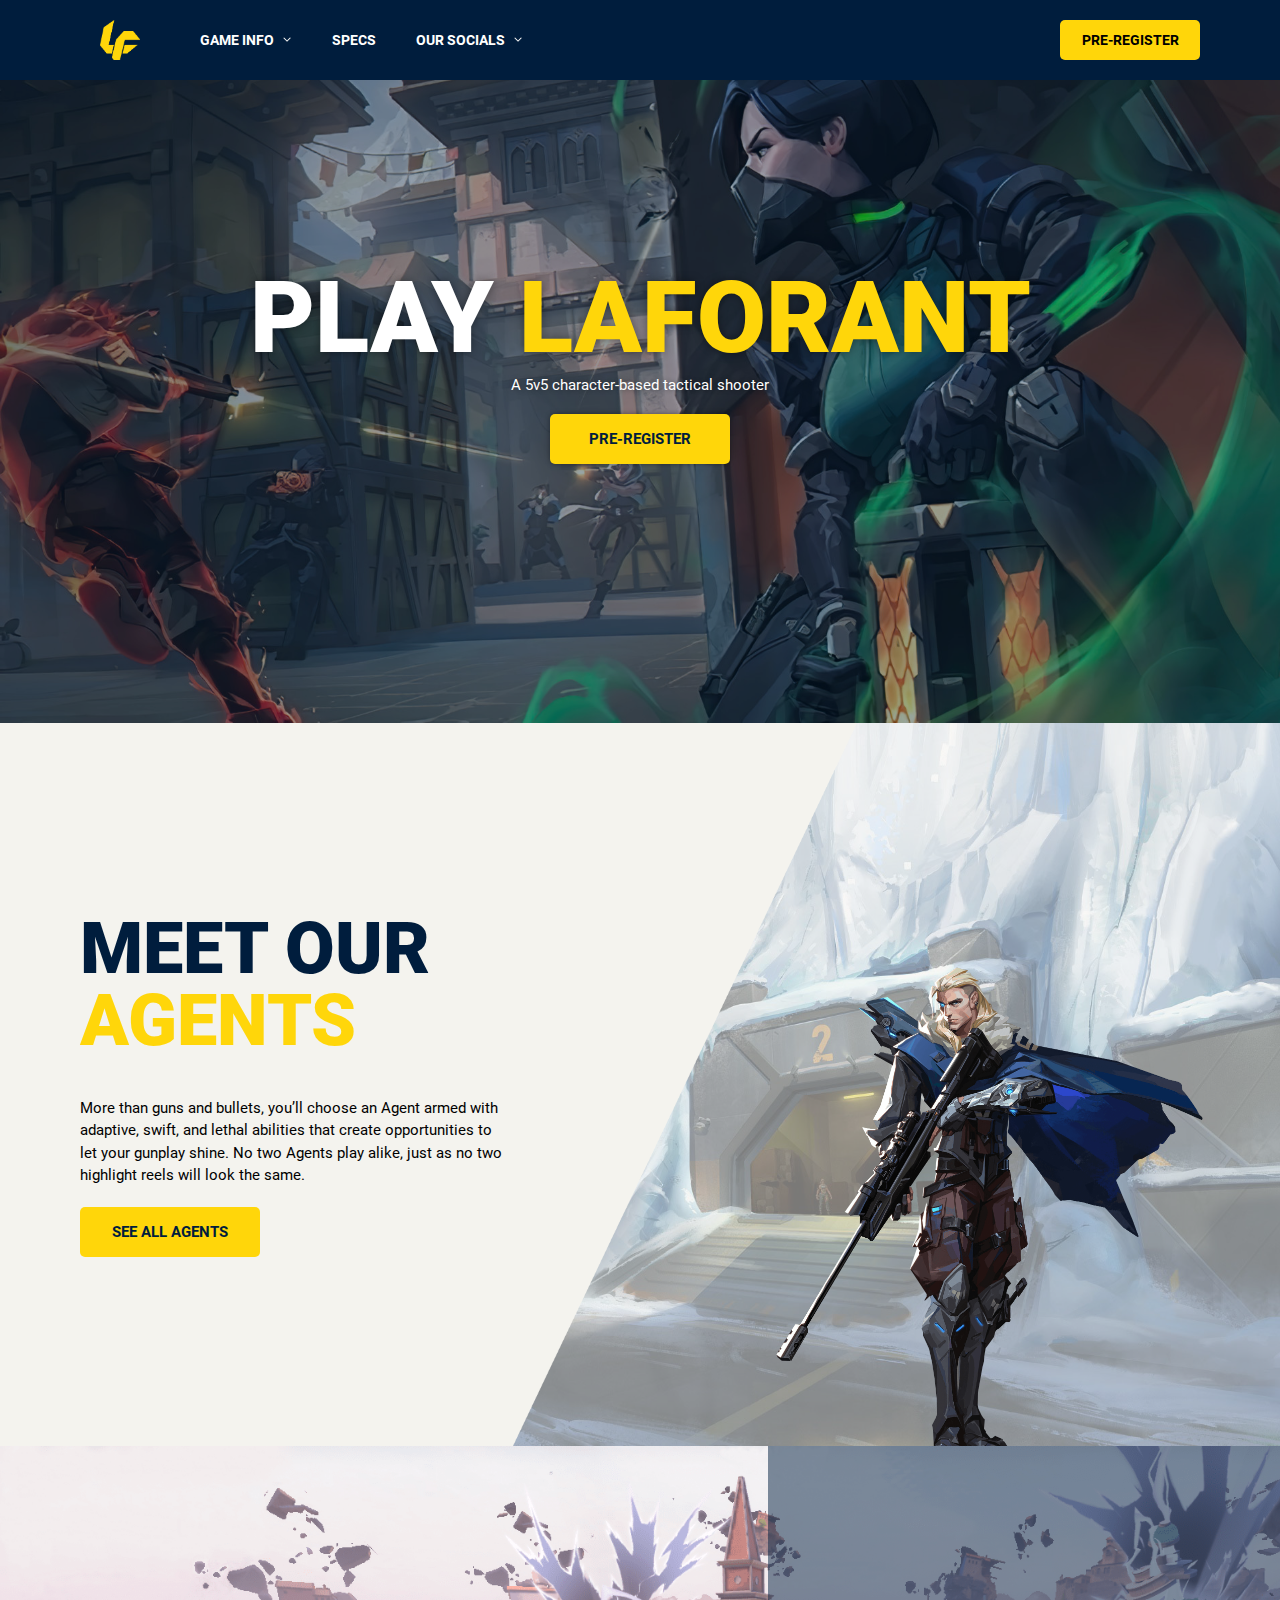
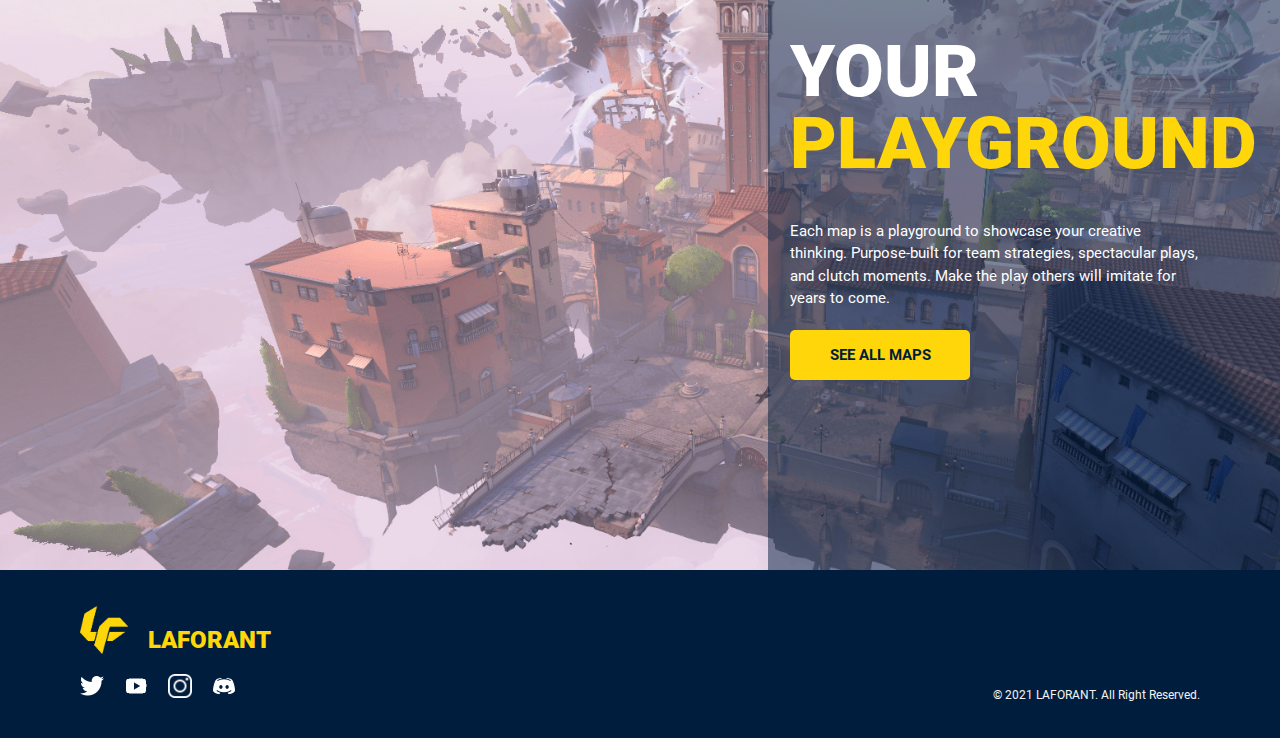
<file: index.html>
<!DOCTYPE html>
<html lang="en">

<head>
    <meta charset="UTF-8">
    <meta http-equiv="X-UA-Compatible" content="IE=edge">
    <meta name="viewport" content="width=device-width, initial-scale=1.0">
    <title>LaForant</title>
    <link rel="stylesheet" href="css/navbar.css">
    <link rel="stylesheet" href="css/homepage.css">
    <link rel="stylesheet" href="css/footer.css">
    <link rel="shortcut icon" href="images/laforant-logo-yellow.png" type="image/x-icon">
    <script src="js/jquery-3.5.1.js"></script>
    <script src="js/script.js"></script>
</head>

<body>
    <!-- NAVIGATION BAR -->
    <nav>
        <a id="logo-navbar" href="index.html">
            <div href id="logo-navbar-img"></div>
            <div id="logo-navbar-text">LAFORANT</div>
        </a>
        <div id="menu">
            <div class="dropdown">
                <p onclick="toggleInfo()" class="menu-title" id="menu-title-info">GAME INFO<img class="dropdown-arrow"
                        src="images/Dropdown Arrow Icon.png" alt="">
                </p>

                <div class="dropdown-content" id="dropdown-info">
                    <a href="maps.html">MAPS</a>
                    <a href="agents.html">AGENTS</a>
                </div>
            </div>
            <a href="specs.html">
                <div class="menu-title">SPECS
                </div>
            </a>
            <div class="dropdown">
                <p onclick="toggleSocials()" class="menu-title" id="menu-title-socials">OUR SOCIALS<img
                        class="dropdown-arrow" src="images/Dropdown Arrow Icon.png" alt="">
                </p>
                <div class="dropdown-content" id="dropdown-socials">
                    <a target="_blank" href="https://twitter.com/home">TWITTER</a>
                    <a target="_blank" href="https://www.youtube.com/">YOUTUBE</a>
                    <a target="_blank" href="https://www.instagram.com/">INSTAGRAM</a>
                    <a target="_blank" href="https://discord.com/">DISCORD</a>
                </div>
            </div>
        </div>
        <button onclick="document.location='pre-register.html'" id="pre-reg-btn">PRE-REGISTER</button>
        <div onclick="toggleDropdown()" id="menu-btn"></div>
    </nav>

    <!-- CONTENT -->
    <!-- INTRODUCTION -->
    <section id="first-section">
        <div id="bg-img1"></div>
        <div class="filter"></div>
        <div class="content">
            <h1>PLAY <span>LAFORANT</span></h1>
            <p>A 5v5 character-based tactical shooter</p>
            <button onclick="document.location='pre-register.html'" id="pre-reg-btn2">PRE-REGISTER</button>
        </div>
    </section>
    <!-- AGENTS -->
    <section id="second-section">
        <div id="bg-img2"></div>
        <div class="content">
            <div class="left">
                <img src="images/overlay-sec2.png" alt="" srcset="">
                <div id="text-div-agents">
                    <h2>MEET OUR <span>AGENTS</span></h2>
                    <p>More than guns and bullets, you’ll choose an Agent armed with adaptive,
                        swift, and lethal abilities that create opportunities to let your gunplay
                        shine. No two Agents play alike, just as no two highlight reels will look the same.</p>
                    <button onclick="document.location='agents.html'" id="agents-btn">SEE ALL AGENTS</button>
                </div>
            </div>
            <div class="right">
                <img src="images/agent-homepage.png" alt="" srcset="">
            </div>
        </div>
    </section>
    <!-- MAPS -->
    <section id="third-section">
        <div id="bg-img3"></div>
        <div class="content">
            <div class="right">
                <h2>YOUR <span>PLAYGROUND</span></h2>
                <p>Each map is a playground to showcase your creative thinking. Purpose-built for team
                    strategies, spectacular plays, and clutch moments. Make the play others will imitate
                    for years to come.</p>
                <div id="btn-container">
                    <button onclick="document.location='maps.html'" id="maps-btn">SEE ALL MAPS</button>
                </div>
            </div>
        </div>
    </section>
    <!-- FOOTER -->
    <footer>
        <div class="top">
            <img src="images/laforant-logo-yellow.png" alt="">
            <div>LAFORANT</div>
        </div>
        <div class="bottom">
            <div id="social-media">
                <a target="_blank" href="https://twitter.com/home"><img src="images/twitter.png" alt=""></a>
                <a target="_blank" href="https://www.youtube.com/"><img src="images/youtube.png" alt=""></a>
                <a target="_blank" href="https://www.instagram.com/"><img src="images/instagram.png" alt=""></a>
                <a target="_blank" href="https://discord.com/"><img src="images/discord.png" alt=""></a>
            </div>
            <div id="copyright">
                © 2021 LAFORANT. All Right Reserved.
            </div>
        </div>
    </footer>
</body>

</html>
</file>
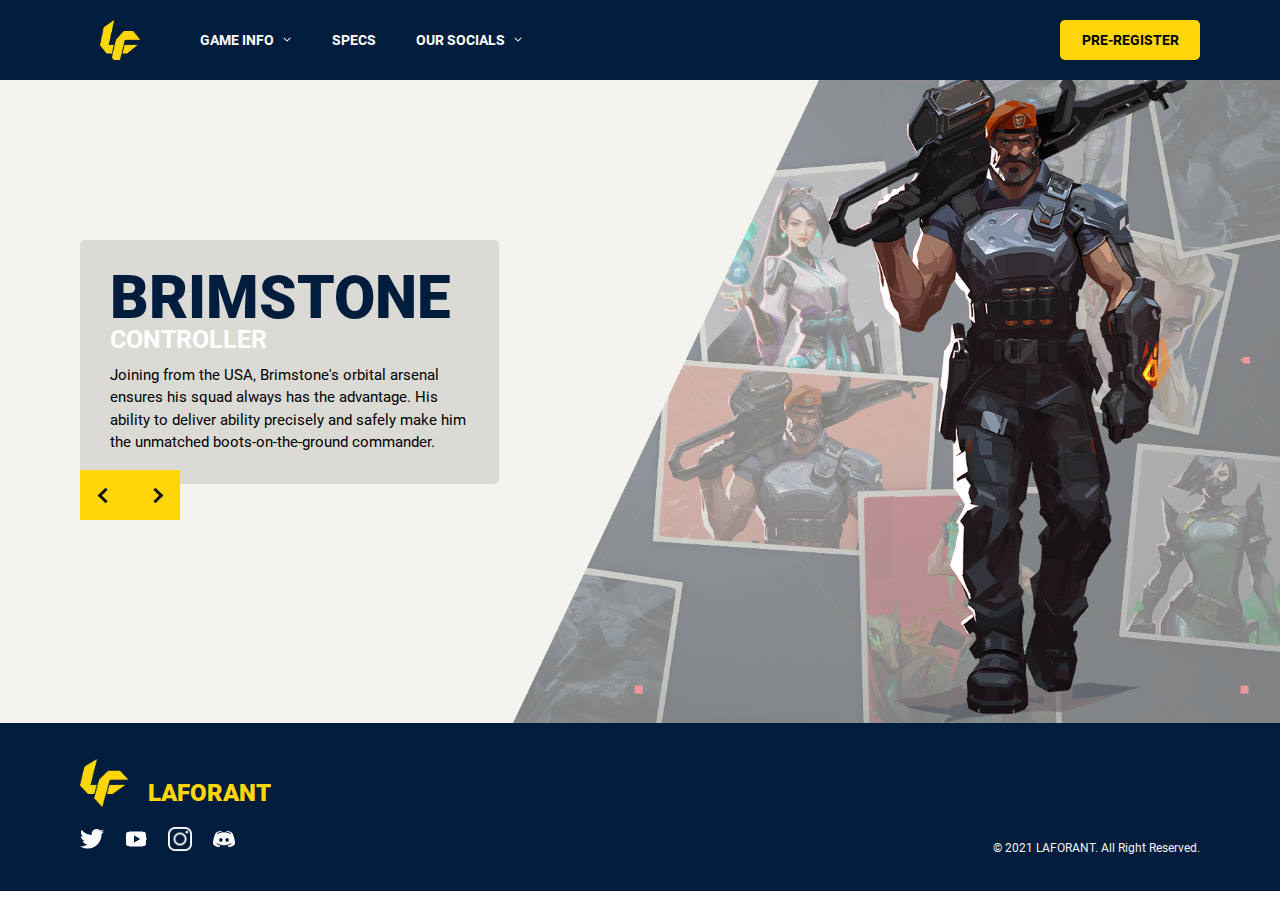
<file: agents.html>
<!DOCTYPE html>
<html lang="en">

<head>
  <meta charset="UTF-8" />
  <meta http-equiv="X-UA-Compatible" content="IE=edge" />
  <meta name="viewport" content="width=device-width, initial-scale=1.0" />
  <title>LaForant</title>
  <link rel="stylesheet" href="css/navbar.css" />
  <link rel="stylesheet" href="css/agents.css" />
  <link rel="stylesheet" href="css/footer.css" />
  <link rel="shortcut icon" href="images/laforant-logo-yellow.png" type="image/x-icon" />
  <script src="js/jquery-3.5.1.js"></script>
  <script src="js/script.js"></script>
  <script src="js/agents.js"></script>
</head>

<body>
  <!-- NAVIGATION BAR -->
  <nav>
    <a id="logo-navbar" href="index.html">
      <div href id="logo-navbar-img"></div>
      <div id="logo-navbar-text">LAFORANT</div>
    </a>
    <div id="menu">
      <div class="dropdown">
        <p onclick="toggleInfo()" class="menu-title" id="menu-title-info">GAME INFO<img class="dropdown-arrow"
            src="images/Dropdown Arrow Icon.png" alt="">
        </p>

        <div class="dropdown-content" id="dropdown-info">
          <a href="maps.html">MAPS</a>
          <a href="agents.html">AGENTS</a>
        </div>
      </div>
      <a href="specs.html">
        <div class="menu-title">SPECS
        </div>
      </a>
      <div class="dropdown">
        <p onclick="toggleSocials()" class="menu-title" id="menu-title-socials">OUR SOCIALS<img class="dropdown-arrow"
            src="images/Dropdown Arrow Icon.png" alt="">
        </p>
        <div class="dropdown-content" id="dropdown-socials">
          <a target="_blank" href="https://twitter.com/home">TWITTER</a>
          <a target="_blank" href="https://www.youtube.com/">YOUTUBE</a>
          <a target="_blank" href="https://www.instagram.com/">INSTAGRAM</a>
          <a target="_blank" href="https://discord.com/">DISCORD</a>
        </div>
      </div>
    </div>
    <button onclick="document.location='pre-register.html'" id="pre-reg-btn">PRE-REGISTER</button>
    <div onclick="toggleDropdown()" id="menu-btn"></div>
  </nav>

  <!-- CONTENT -->
  <!-- ISI KONTEN DI SINI -->
  <section class="agents">
    <div class="agents-background"></div>
    <div class="content">
      <div class="left">
        <img src="images/overlay-sec2.png" alt="" srcset="" />
        <div class="agentsInfo" id="text-div-agents">
          <div class="activeInfo">
            <h2>BRIMSTONE</h2>
            <h4>CONTROLLER</h4>
            <p>
              Joining from the USA, Brimstone's orbital arsenal ensures his
              squad always has the advantage. His ability to deliver ability
              precisely and safely make him the unmatched boots-on-the-ground
              commander.
            </p>
          </div>
          <div>
            <h2>PHOENIX</h2>
            <h4>DUELIST</h4>
            <p>
              Hailing from the U.K., Phoenix's star power shines through in
              his fighting style, igniting the battlefield with flash and
              flare.
            </p>
          </div>
          <div>
            <h2>SAGE</h2>
            <h4>SENTINEL</h4>
            <p>
              The bastion of China, Sage creates safety for herself and her
              team wherever she goes. Able to revive fallen friends and stave
              of forceful assaults.
            </p>
          </div>
          <div>
            <h2>SOVA</h2>
            <h4>INITIATOR</h4>
            <p>
              Born from the eternal winter of Russia's tundra, Sova tracks,
              finds, and eliminates enemies with ruthless efficiency and
              precision. His incredible scouting abilities ensure you can't
              hide.
            </p>
          </div>
          <div>
            <h2>VIPER</h2>
            <h4>CONTROLLER</h4>
            <p>
              The American chemist, Viper deploys an array of poisonous
              chemical devices to control the battlefield and cripple the
              enemy's vision.
            </p>
          </div>
          <div>
            <h2>CYPHER</h2>
            <h4>SENTINEL</h4>
            <p>
              The Morrocan information broker, Cypher is a one-man
              surveillance network who keeps tabs on the enemy's very move. No
              secret is safe. Cypher is always watching.
            </p>
          </div>
          <div>
            <h2>REYNA</h2>
            <h4>DUELIST</h4>
            <p>
              Forged in the heart of mexico, Reyna dominates single combat,
              popping of with each kill she scores.
            </p>
          </div>
          <div>
            <h2>KILLJOY</h2>
            <h4>SENTINEL</h4>
            <p>
              The genius of Germany, Killjoy secures and defends key
              battlefield positions ith a collection of traps, turrets, and
              mines.
            </p>
          </div>
          <div>
            <h2>BREACH</h2>
            <h4>INITIATOR</h4>
            <p>
              The bionic Swede Breach fires powerful, targeted kinetic blast
              to aggressively clear a path through enemies ground.
            </p>
          </div>
          <div>
            <h2>OMEN</h2>
            <h4>CONTROLLER</h4>
            <p>
              Omen renders enemies blind, teleposts across the field, then
              lets paranoia take hold as his foe scrambles to uncover where he
              might strike next.
            </p>
          </div>
          <div>
            <h2>JETT</h2>
            <h4>DUELIST</h4>
            <p>
              Representing her home country of South Korea, Jett's agile and
              evasive fighting style lets her take risks no one else can.
            </p>
          </div>
          <div>
            <h2>RAZE</h2>
            <h4>DUELIST</h4>
            <p>
              Raze Explodes out of Brazil with her big personality and big
              guns. She excels at flushing entrenched enemies and clearing
              tight spaces.
            </p>
          </div>
          <div>
            <h2>SKYE</h2>
            <h4>INITIATOR</h4>
            <p>
              Hailing from Australia, Skye and her band of beasts trailblaze
              the way through hostile territory. With her power to heal
              others, the team is strongest and safest by Skye's side.
            </p>
          </div>
          <div>
            <h2>YORU</h2>
            <h4>DUELIST</h4>
            <p>
              Japanese native Yoru rips holes straight through reality to
              infiltrate enemy lines unseen. Using deception and aggression in
              equal measure, he gets the drop on each target before they know
              where to look.
            </p>
          </div>
          <div>
            <h2>ASTRA</h2>
            <h4>CONTROLLER</h4>
            <p>
              Ghanaian Agent Astra harnesses the energies of the cosmos to
              reshape battlefield to her whim. She's always eons ahead of her
              enemy's next move.
            </p>
          </div>
        </div>
      </div>

      <div class="right" id="agents-div">
        <img src="images/Brimstone.png" class="activeAgents" />
        <img src="images/Phoenix.png" />
        <img src="images/Sage.png" />
        <img src="images/Sova.png" />
        <img src="images/Viper.png" />
        <img src="images/Cypher.png" />
        <img src="images/Reyna.png" />
        <img src="images/Killjoy.png" />
        <img src="images/Breach.png" />
        <img src="images/Omen.png" />
        <img src="images/Jett.png" />
        <img src="images/Raze.png" />
        <img src="images/Skye.png" />
        <img src="images/Yoru.png" />
        <img src="images/Astra.png" />
      </div>
    </div>

    <ul class="controls">
      <li id="slide-left"></li>
      <li id="slide-right"></li>
    </ul>
  </section>

  <!-- FOOTER -->
  <footer>
    <div class="top">
      <img src="images/laforant-logo-yellow.png" alt="" />
      <div>LAFORANT</div>
    </div>
    <div class="bottom">
      <div id="social-media">
        <a target="_blank" href="https://twitter.com/home"><img src="images/twitter.png" alt="" /></a>
        <a target="_blank" href="https://www.youtube.com/"><img src="images/youtube.png" alt="" /></a>
        <a target="_blank" href="https://www.instagram.com/"><img src="images/instagram.png" alt="" /></a>
        <a target="_blank" href="https://discord.com/"><img src="images/discord.png" alt="" /></a>
      </div>
      <div id="copyright">© 2021 LAFORANT. All Right Reserved.</div>
    </div>
  </footer>
</body>

</html>
</file>
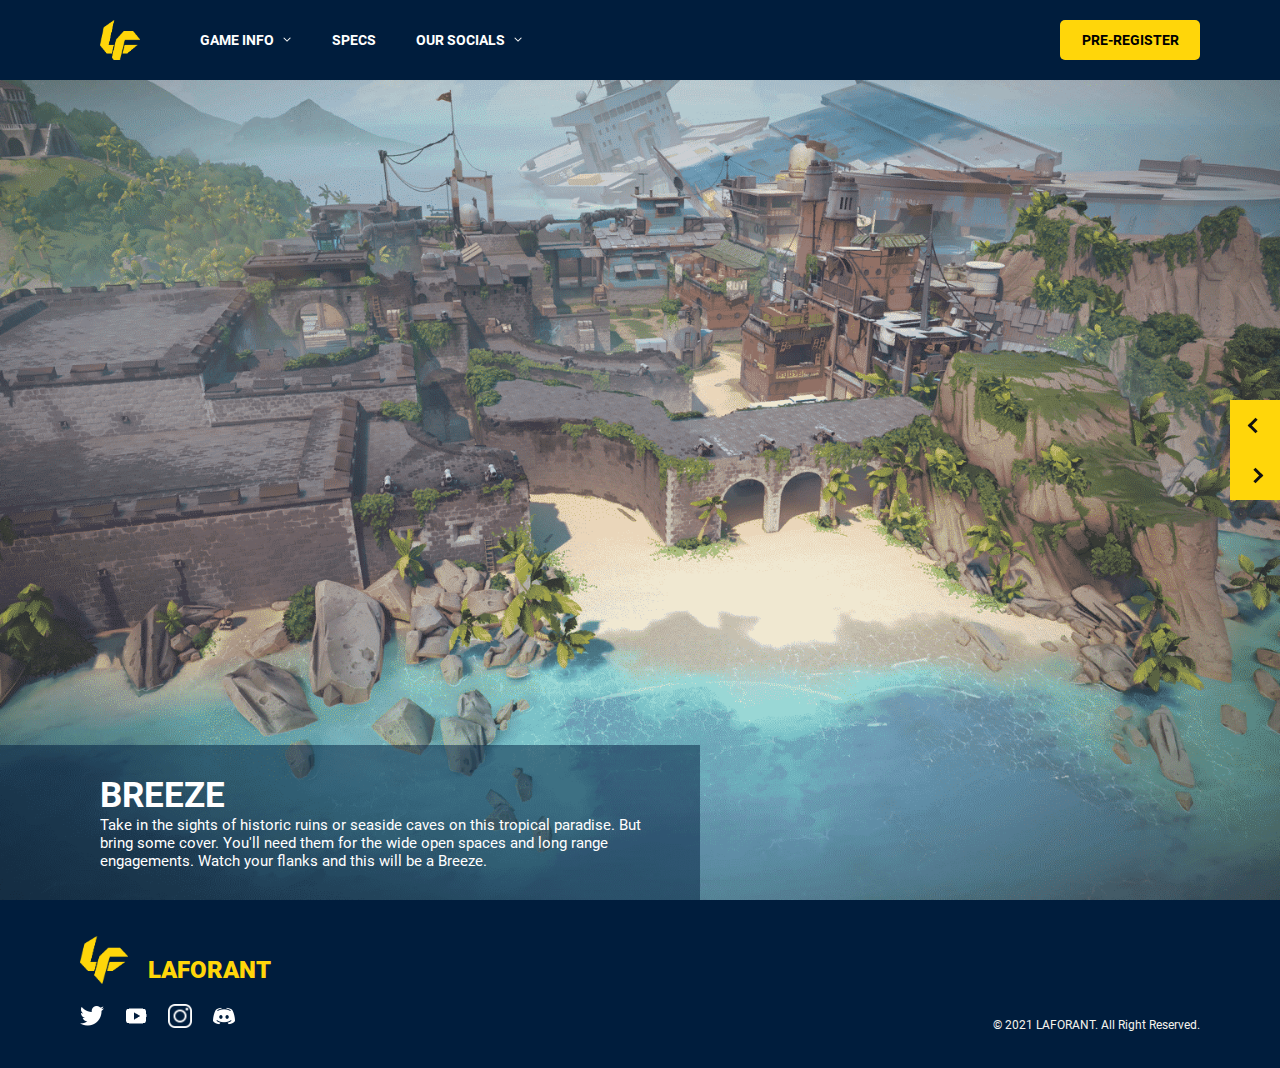
<file: maps.html>
<!DOCTYPE html>
<html lang="en">

<head>
  <meta charset="UTF-8" />
  <meta http-equiv="X-UA-Compatible" content="IE=edge" />
  <meta name="viewport" content="width=device-width, initial-scale=1.0" />
  <title>LaForant</title>
  <link rel="stylesheet" href="css/navbar.css" />
  <link rel="stylesheet" href="css/maps.css" />
  <link rel="stylesheet" href="css/footer.css" />
  <link rel="shortcut icon" href="images/laforant-logo-yellow.png" type="image/x-icon" />
  <script src="js/jquery-3.5.1.js"></script>

  <script src="js\script.js"></script>
  <script src="js\maps.js"></script>
</head>

<body>
  <!-- NAVIGATION BAR -->
  <nav>
    <a id="logo-navbar" href="index.html">
      <div href id="logo-navbar-img"></div>
      <div id="logo-navbar-text">LAFORANT</div>
    </a>
    <div id="menu">
      <div class="dropdown">
        <p onclick="toggleInfo()" class="menu-title" id="menu-title-info">GAME INFO<img class="dropdown-arrow"
            src="images/Dropdown Arrow Icon.png" alt="">
        </p>

        <div class="dropdown-content" id="dropdown-info">
          <a href="maps.html">MAPS</a>
          <a href="agents.html">AGENTS</a>
        </div>
      </div>
      <a href="specs.html">
        <div class="menu-title">SPECS
        </div>
      </a>
      <div class="dropdown">
        <p onclick="toggleSocials()" class="menu-title" id="menu-title-socials">OUR SOCIALS<img class="dropdown-arrow"
            src="images/Dropdown Arrow Icon.png" alt="">
        </p>
        <div class="dropdown-content" id="dropdown-socials">
          <a target="_blank" href="https://twitter.com/home">TWITTER</a>
          <a target="_blank" href="https://www.youtube.com/">YOUTUBE</a>
          <a target="_blank" href="https://www.instagram.com/">INSTAGRAM</a>
          <a target="_blank" href="https://discord.com/">DISCORD</a>
        </div>
      </div>
    </div>
    <button onclick="document.location='pre-register.html'" id="pre-reg-btn">PRE-REGISTER</button>
    <div onclick="toggleDropdown()" id="menu-btn"></div>
  </nav>

  <!-- CONTENT -->
  <!-- ISI KONTEN DI SINI -->
  <section class="maps">
    <div class="imgBackground" id="img-container">
      <img src="images\Breeze Map.png" class="activeMaps" />
      <img src="images\Icebox Map.png" />
      <img src="images\Bind Map.png" />
      <img src="images\Haven Map.png" />
      <img src="images\Split Map.png" />
      <img src="images\Ascent Map.png" />
    </div>

    <div class="mapsInfo" id="maps-info">
      <div class="activeInfo">
        <h2>BREEZE</h2>
        <p>
          Take in the sights of historic ruins or seaside caves on this
          tropical paradise. But bring some cover. You'll need them for the
          wide open spaces and long range engagements. Watch your flanks and
          this will be a Breeze.
        </p>
      </div>
      <div>
        <h2>ICEBOX</h2>
        <p>
          Your next battleground is a secret Kingdom excavation site overtaken
          by the arctic. The two plant sites protected by snow and metal
          require some horizontal finesse. Take advantage of the ziplines and
          they’ll never see you coming.
        </p>
      </div>
      <div>
        <h2>BIND</h2>
        <p>
          Two sites. No middle. Gotta pick left or right. What’s it going to
          be then? Both offer direct paths for attackers and a pair of one-way
          teleporters make it easier to flank.
        </p>
      </div>
      <div>
        <h2>HAVEN</h2>
        <p>
          Beneath a forgotten monastery, a clamour emerges from rival Agents
          clashing to control three sites. There’s more territory to control,
          but defenders can use the extra real estate for aggressive pushes.
        </p>
      </div>
      <div>
        <h2>SPLIT</h2>
        <p>
          If you want to go far, you’ll have to go up. A pair of sites split
          by an elevated center allows for rapid movement using two rope
          ascenders. Each site is built with a looming tower vital for
          control. Remember to watch above before it all blows sky-high.
        </p>
      </div>
      <div>
        <h2>ASCENT</h2>
        <p>
          An open playground for small wars of position and attrition divide
          two sites on Ascent. Each site can be fortified by irreversible bomb
          doors; once they’re down, you’ll have to destroy them or find
          another way. Yield as little territory as possible.
        </p>
      </div>
    </div>

    <ul class="controls">
      <li id="slide-left"></li>
      <li id="slide-right"></li>
    </ul>
  </section>

  <!-- FOOTER -->
  <footer>
    <div class="top">
      <img src="images/laforant-logo-yellow.png" alt="" />
      <div>LAFORANT</div>
    </div>
    <div class="bottom">
      <div id="social-media">
        <a target="_blank" href="https://twitter.com/home"><img src="images/twitter.png" alt="" /></a>
        <a target="_blank" href="https://www.youtube.com/"><img src="images/youtube.png" alt="" /></a>
        <a target="_blank" href="https://www.instagram.com/"><img src="images/instagram.png" alt="" /></a>
        <a target="_blank" href="https://discord.com/"><img src="images/discord.png" alt="" /></a>
      </div>
      <div id="copyright">© 2021 LAFORANT. All Right Reserved.</div>
    </div>
  </footer>
</body>

</html>
</file>
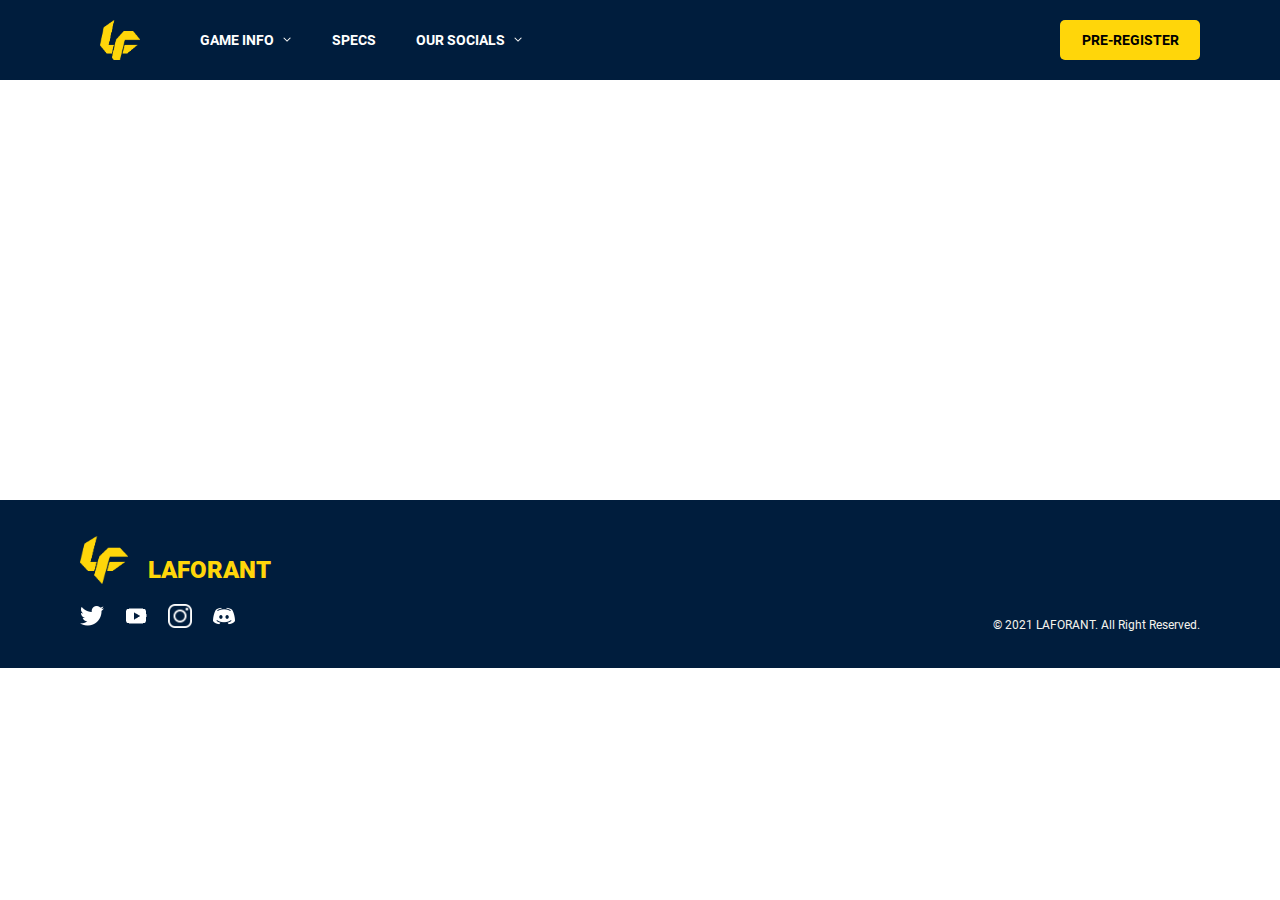
<file: navbar-test.html>
<!DOCTYPE html>
<html lang="en">

<head>
    <meta charset="UTF-8">
    <meta http-equiv="X-UA-Compatible" content="IE=edge">
    <meta name="viewport" content="width=device-width, initial-scale=1.0">
    <title>LaForant</title>
    <link rel="stylesheet" href="css/navbar.css">
    <link rel="stylesheet" href="css/footer.css">
    <link rel="shortcut icon" href="images/laforant-logo-yellow.png" type="image/x-icon">
    <link rel="preconnect" href="https://fonts.gstatic.com">
    <link href="https://fonts.googleapis.com/css2?family=Roboto:wght@400;700;900&display=swap" rel="stylesheet">
    <script src="js/jquery-3.5.1.js"></script>

    <script src="js/script.js"></script>
    <style>
        section {
            height: 500px;
            width: 100%;
            color: wheat;
        }
    </style>
</head>

<body>
    <!-- NAVIGATION BAR -->
    <nav>
        <a id="logo-navbar" href="index.html">
            <div href id="logo-navbar-img"></div>
            <div id="logo-navbar-text">LAFORANT</div>
        </a>
        <div id="menu">
            <div class="dropdown">
                <p onclick="toggleInfo()" class="menu-title" id="menu-title-info">GAME INFO<img class="dropdown-arrow"
                        src="images/Dropdown Arrow Icon.png" alt="">
                </p>

                <div class="dropdown-content" id="dropdown-info">
                    <a href="maps.html">MAPS</a>
                    <a href="agents.html">AGENTS</a>
                </div>
            </div>
            <a href="specs.html">
                <div class="menu-title">SPECS
                </div>
            </a>
            <div class="dropdown">
                <p onclick="toggleSocials()" class="menu-title" id="menu-title-socials">OUR SOCIALS<img
                        class="dropdown-arrow" src="images/Dropdown Arrow Icon.png" alt="">
                </p>
                <div class="dropdown-content" id="dropdown-socials">
                    <a target="_blank" href="https://twitter.com/home">TWITTER</a>
                    <a target="_blank" href="https://www.youtube.com/">YOUTUBE</a>
                    <a target="_blank" href="https://www.instagram.com/">INSTAGRAM</a>
                    <a target="_blank" href="https://discord.com/">DISCORD</a>
                </div>
            </div>
        </div>
        <button onclick="document.location='pre-register.html'" id="pre-reg-btn">PRE-REGISTER</button>
        <div onclick="toggleDropdown()" id="menu-btn"></div>
    </nav>

    <!-- CONTENT -->
    <!-- ISI KONTEN DI SINI -->
    <section>

    </section>
    <footer>
        <div class="top">
            <img src="images/laforant-logo-yellow.png" alt="">
            <div>LAFORANT</div>
        </div>
        <div class="bottom">
            <div id="social-media">
                <a target="_blank" href="https://twitter.com/home"><img src="images/twitter.png" alt=""></a>
                <a target="_blank" href="https://www.youtube.com/"><img src="images/youtube.png" alt=""></a>
                <a target="_blank" href="https://www.instagram.com/"><img src="images/instagram.png" alt=""></a>
                <a target="_blank" href="https://discord.com/"><img src="images/discord.png" alt=""></a>
            </div>
            <div id="copyright">
                © 2021 LAFORANT. All Right Reserved.
            </div>
        </div>
    </footer>

</body>

</html>
</file>
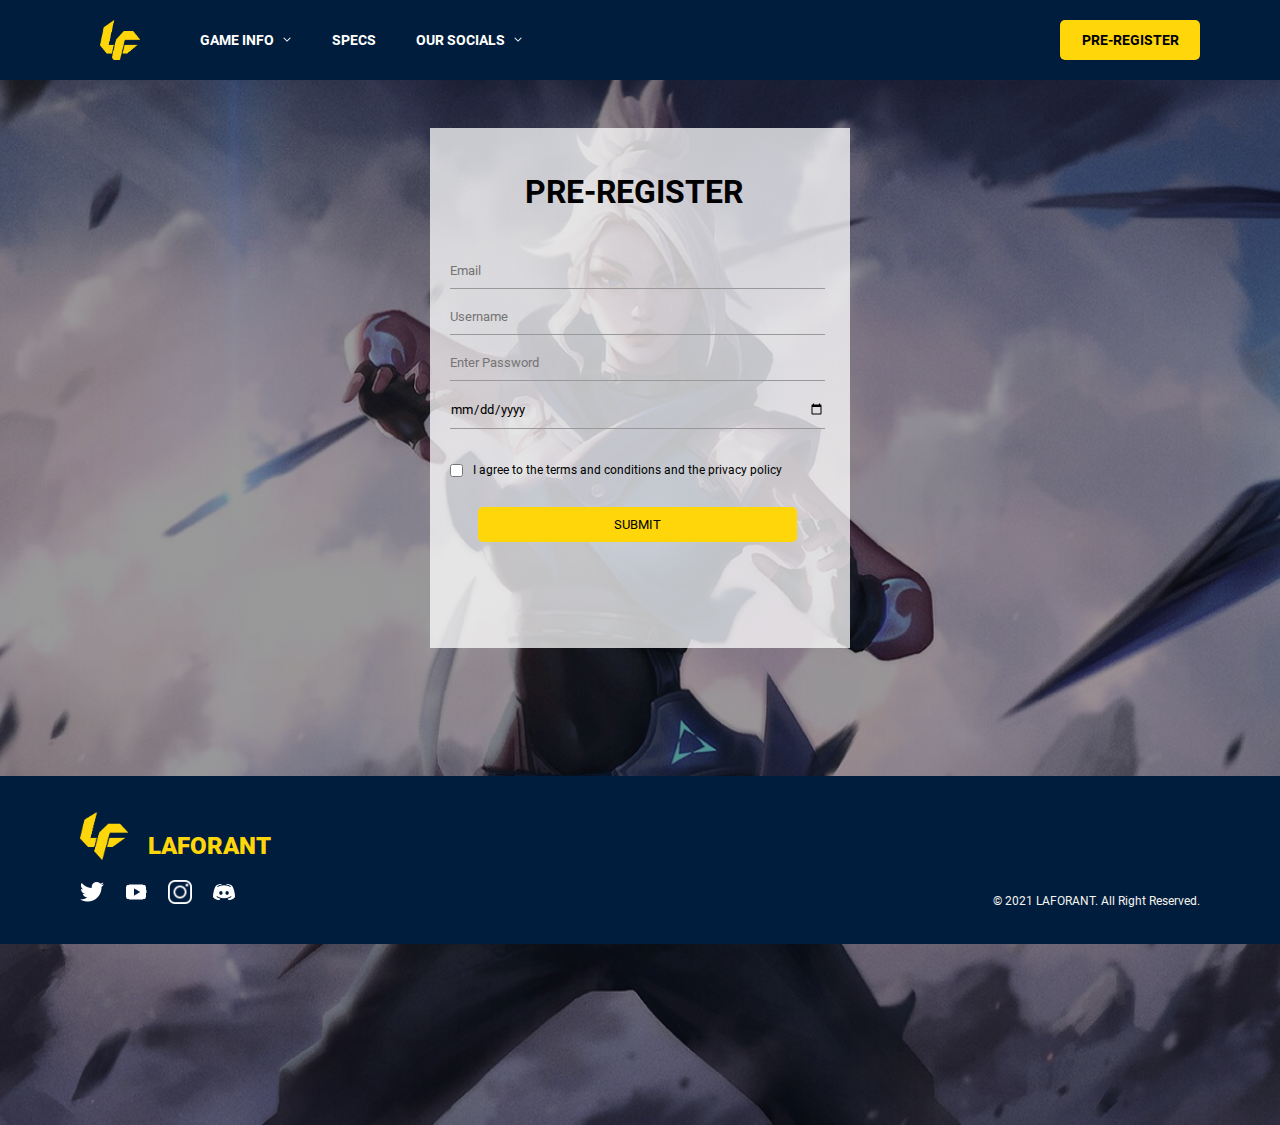
<file: pre-register.html>
<!DOCTYPE html>
<html lang="en">

<head>
  <meta charset="UTF-8" />
  <meta http-equiv="X-UA-Compatible" content="IE=edge" />
  <meta name="viewport" content="width=device-width, initial-scale=1.0" />
  <script src="js/pre-register.js"></script>
  <title>LaForant</title>
  <link rel="stylesheet" href="css/navbar.css" />
  <link rel="stylesheet" href="css/pre-register.css" />
  <link rel="stylesheet" href="css/footer.css" />
  <link rel="shortcut icon" href="images/laforant-logo-yellow.png" type="image/x-icon" />
  <script src="js/jquery-3.5.1.js"></script>

  <script src="js/script.js"></script>
</head>

<body>
  <!-- NAVIGATION BAR -->
  <nav>
    <a id="logo-navbar" href="index.html">
      <div href id="logo-navbar-img"></div>
      <div id="logo-navbar-text">LAFORANT</div>
    </a>
    <div id="menu">
      <div class="dropdown">
        <p onclick="toggleInfo()" class="menu-title" id="menu-title-info">GAME INFO<img class="dropdown-arrow"
            src="images/Dropdown Arrow Icon.png" alt="">
        </p>

        <div class="dropdown-content" id="dropdown-info">
          <a href="maps.html">MAPS</a>
          <a href="agents.html">AGENTS</a>
        </div>
      </div>
      <a href="specs.html">
        <div class="menu-title">SPECS
        </div>
      </a>
      <div class="dropdown">
        <p onclick="toggleSocials()" class="menu-title" id="menu-title-socials">OUR SOCIALS<img class="dropdown-arrow"
            src="images/Dropdown Arrow Icon.png" alt="">
        </p>
        <div class="dropdown-content" id="dropdown-socials">
          <a target="_blank" href="https://twitter.com/home">TWITTER</a>
          <a target="_blank" href="https://www.youtube.com/">YOUTUBE</a>
          <a target="_blank" href="https://www.instagram.com/">INSTAGRAM</a>
          <a target="_blank" href="https://discord.com/">DISCORD</a>
        </div>
      </div>
    </div>
    <button onclick="document.location='pre-register.html'" id="pre-reg-btn">PRE-REGISTER</button>
    <div onclick="toggleDropdown()" id="menu-btn"></div>
  </nav>

  <!-- CONTENT -->
  <!-- ISI KONTEN DI SINI -->
  <div class="form">
    <div class="form-box">
      <div class="form-title">
        <h1>PRE-REGISTER</h1>
      </div>
      <form action="" class="form-input">
        <input type="text" class="input-field" id="email" placeholder="Email" />
        <input type="text" class="input-field" id="username" placeholder="Username" />
        <input type="password" class="input-field" id="password" placeholder="Enter Password" />
        <input type="date" class="input-field" id="dob" />
        <input type="checkbox" class="check-box" id="agreement" /> <span>I agree to the terms and conditions and the
          privacy policy</span>
        <button type="submit" class="submit-btn" onclick="validate()">SUBMIT</button>
      </form>
    </div>

    <!-- FOOTER -->
    <footer>
      <div class="top">
        <img src="images/laforant-logo-yellow.png" alt="" />
        <div>LAFORANT</div>
      </div>
      <div class="bottom">
        <div id="social-media">
          <a target="_blank" href="https://twitter.com/home"><img src="images/twitter.png" alt="" /></a>
          <a target="_blank" href="https://www.youtube.com/"><img src="images/youtube.png" alt="" /></a>
          <a target="_blank" href="https://www.instagram.com/"><img src="images/instagram.png" alt="" /></a>
          <a target="_blank" href="https://discord.com/"><img src="images/discord.png" alt="" /></a>
        </div>
        <div id="copyright">© 2021 LAFORANT. All Right Reserved.</div>
      </div>
    </footer>
</body>

</html>
</file>
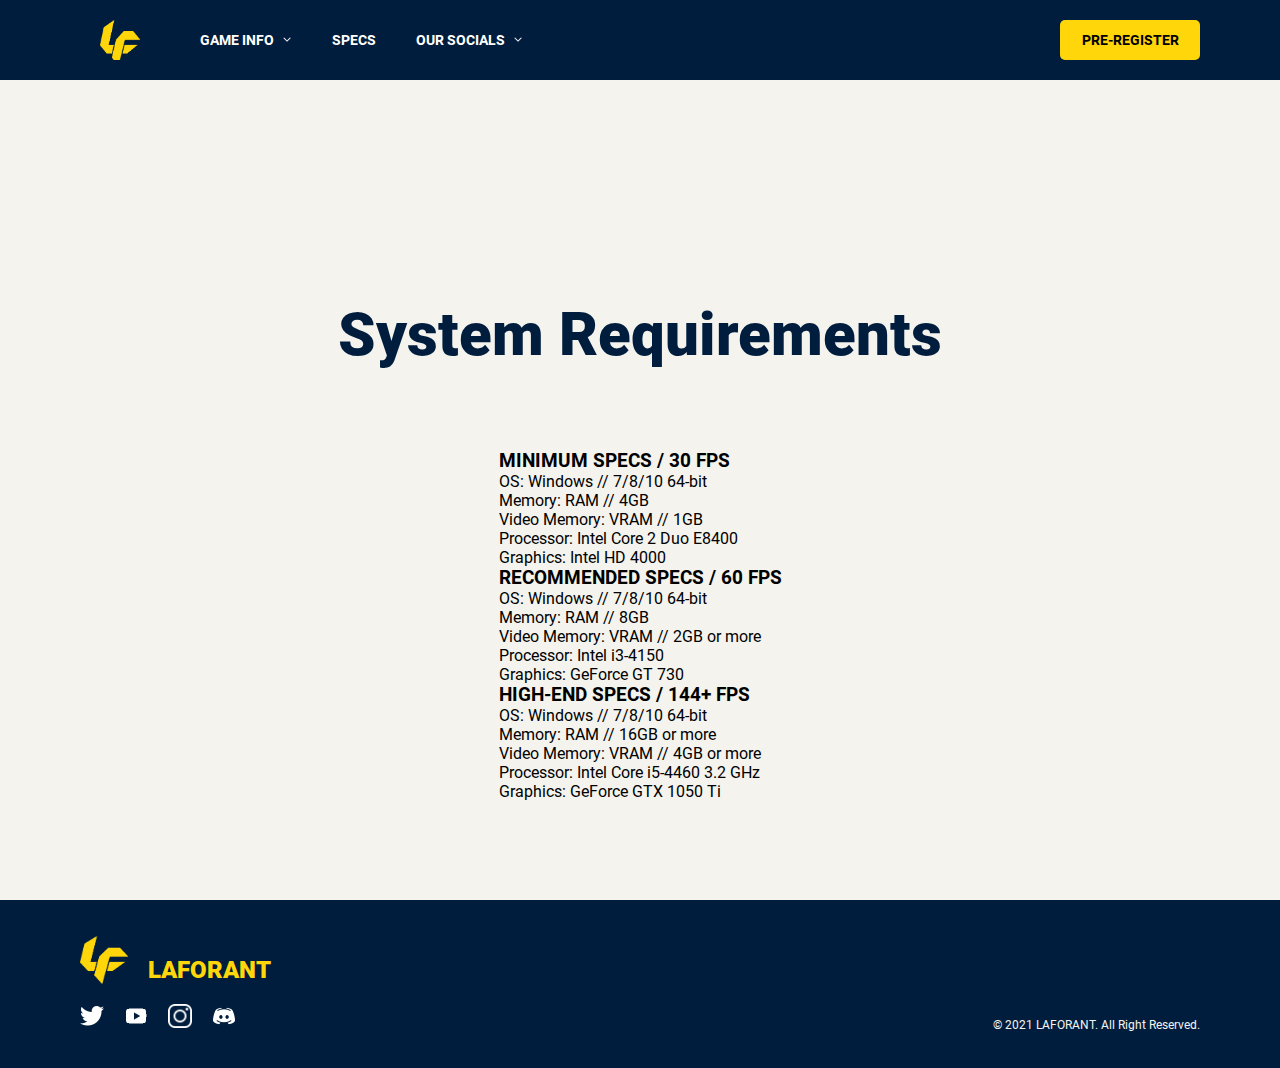
<file: specs-old.html>
<!DOCTYPE html>
<html lang="en">
  <head>
    <meta charset="UTF-8" />
    <meta http-equiv="X-UA-Compatible" content="IE=edge" />
    <meta name="viewport" content="width=device-width, initial-scale=1.0" />
    <title>LaForant</title>
    <link rel="stylesheet" href="css/navbar.css" />
    <link rel="stylesheet" href="css/specs.css" />
    <link rel="stylesheet" href="css/footer.css" />
    <link
      rel="shortcut icon"
      href="images/laforant-logo-yellow.png"
      type="image/x-icon"
    />
    <link rel="preconnect" href="https://fonts.gstatic.com" />
    <link
      href="https://fonts.googleapis.com/css2?family=Roboto:wght@400;700;900&display=swap"
      rel="stylesheet"
    />
    <script src="https://cdnjs.cloudflare.com/ajax/libs/jquery/3.6.0/jquery.min.js"></script>
    <script src="js/script.js"></script>
  </head>

  <body>
    <!-- NAVIGATION BAR -->
    <nav>
        <a id="logo-navbar" href="index.html">
            <div href id="logo-navbar-img"></div>
            <div id="logo-navbar-text">LAFORANT</div>
        </a>
        <div id="menu">
            <div class="dropdown">
                <p onclick="toggleInfo()" class="menu-title" id="menu-title-info">GAME INFO<img class="dropdown-arrow"
                        src="images/Dropdown Arrow Icon.png" alt="">
                </p>

                <div class="dropdown-content" id="dropdown-info">
                    <a href="maps.html">MAPS</a>
                    <a href="agents.html">AGENTS</a>
                </div>
            </div>
            <a href="specs.html">
                <div class="menu-title">SPECS
                </div>
            </a>
            <div class="dropdown">
                <p onclick="toggleSocials()" class="menu-title" id="menu-title-socials">OUR SOCIALS<img
                        class="dropdown-arrow" src="images/Dropdown Arrow Icon.png" alt="">
                </p>
                <div class="dropdown-content" id="dropdown-socials">
                    <a target="_blank" href="https://twitter.com/home">TWITTER</a>
                    <a target="_blank" href="https://www.youtube.com/">YOUTUBE</a>
                    <a target="_blank" href="https://www.instagram.com/">INSTAGRAM</a>
                    <a target="_blank" href="https://discord.com/">DISCORD</a>
                </div>
            </div>
        </div>
        <button onclick="document.location='pre-register.html'" id="pre-reg-btn">PRE-REGISTER</button>
        <div onclick="toggleDropdown()" id="menu-btn"></div>
    </nav>

    <!-- CONTENT -->
    <!-- ISI KONTEN DI SINI -->
    <section class="specs-background">
      <section class="specs">
        <h1>System Requirements</h1>

        <div class="row">
          <div class="specs-column">
            <h3>MINIMUM SPECS / 30 FPS</h3>
            <p>OS: Windows // 7/8/10 64-bit</p>
            <p>Memory: RAM // 4GB</p>
            <p>Video Memory: VRAM // 1GB</p>
            <p>Processor: Intel Core 2 Duo E8400</p>
            <p>Graphics: Intel HD 4000</p>
          </div>
          <div class="specs-column">
            <h3>RECOMMENDED SPECS / 60 FPS</h3>
            <p>OS: Windows // 7/8/10 64-bit</p>
            <p>Memory: RAM // 8GB</p>
            <p>Video Memory: VRAM // 2GB or more</p>
            <p>Processor: Intel i3-4150</p>
            <p>Graphics: GeForce GT 730</p>
          </div>
          <div class="specs-column">
            <h3>HIGH-END SPECS / 144+ FPS</h3>
            <p>OS: Windows // 7/8/10 64-bit</p>
            <p>Memory: RAM // 16GB or more</p>
            <p>Video Memory: VRAM // 4GB or more</p>
            <p>Processor: Intel Core i5-4460 3.2 GHz</p>
            <p>Graphics: GeForce GTX 1050 Ti</p>
          </div>
        </div>
      </section>
    </section>

    <!-- FOOTER -->
    <footer>
      <div class="top">
        <img src="images/laforant-logo-yellow.png" alt="" />
        <div>LAFORANT</div>
      </div>
      <div class="bottom">
        <div id="social-media">
          <a target="_blank" href="https://twitter.com/home"
            ><img src="images/twitter.png" alt=""
          /></a>
          <a target="_blank" href="https://www.youtube.com/"
            ><img src="images/youtube.png" alt=""
          /></a>
          <a target="_blank" href="https://www.instagram.com/"
            ><img src="images/instagram.png" alt=""
          /></a>
          <a target="_blank" href="https://discord.com/"
            ><img src="images/discord.png" alt=""
          /></a>
        </div>
        <div id="copyright">© 2021 LAFORANT. All Right Reserved.</div>
      </div>
    </footer>
  </body>
</html>
</file>
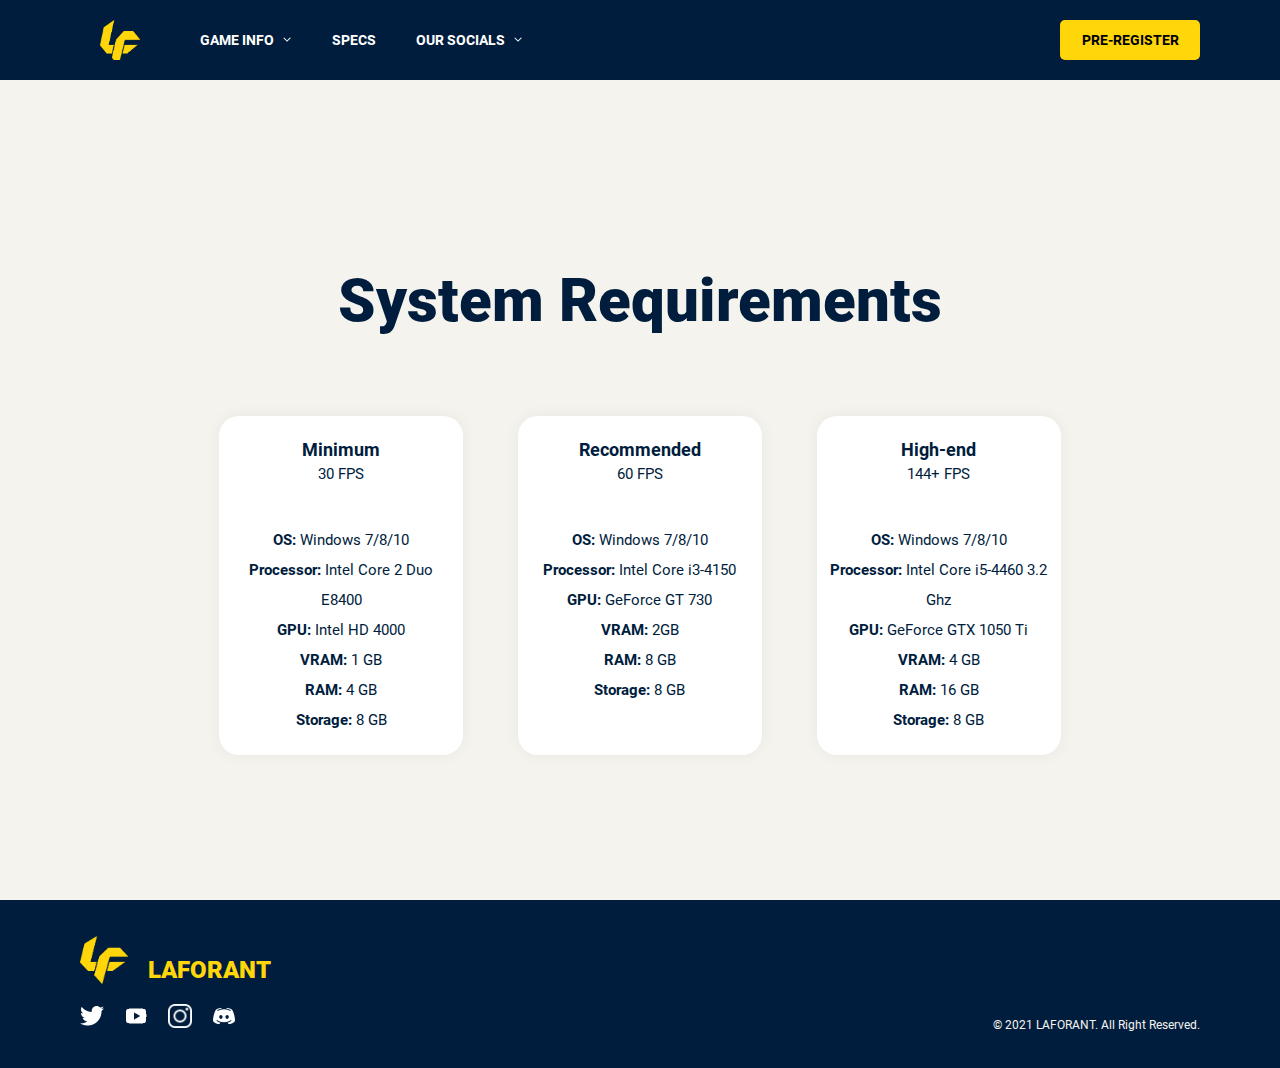
<file: specs.html>
<!DOCTYPE html>
<html lang="en">

<head>
    <meta charset="UTF-8">
    <meta http-equiv="X-UA-Compatible" content="IE=edge">
    <meta name="viewport" content="width=device-width, initial-scale=1.0">
    <title>LaForant</title>
    <link rel="stylesheet" href="css/navbar.css">
    <link rel="stylesheet" href="css/footer.css">
    <link rel="stylesheet" href="css/specs.css">
    <link rel="shortcut icon" href="images/laforant-logo-yellow.png" type="image/x-icon">
    <script src="js/jquery-3.5.1.js"></script>
    <script src="js/script.js"></script>
    <script src="js/specs.js"></script>
</head>

<body>
    <!-- NAVIGATION BAR -->
    <nav>
        <a id="logo-navbar" href="index.html">
            <div href id="logo-navbar-img"></div>
            <div id="logo-navbar-text">LAFORANT</div>
        </a>
        <div id="menu">
            <div class="dropdown">
                <p onclick="toggleInfo()" class="menu-title" id="menu-title-info">GAME INFO<img class="dropdown-arrow"
                        src="images/Dropdown Arrow Icon.png" alt="">
                </p>

                <div class="dropdown-content" id="dropdown-info">
                    <a href="maps.html">MAPS</a>
                    <a href="agents.html">AGENTS</a>
                </div>
            </div>
            <a href="specs.html">
                <div class="menu-title">SPECS
                </div>
            </a>
            <div class="dropdown">
                <p onclick="toggleSocials()" class="menu-title" id="menu-title-socials">OUR SOCIALS<img
                        class="dropdown-arrow" src="images/Dropdown Arrow Icon.png" alt="">
                </p>
                <div class="dropdown-content" id="dropdown-socials">
                    <a target="_blank" href="https://twitter.com/home">TWITTER</a>
                    <a target="_blank" href="https://www.youtube.com/">YOUTUBE</a>
                    <a target="_blank" href="https://www.instagram.com/">INSTAGRAM</a>
                    <a target="_blank" href="https://discord.com/">DISCORD</a>
                </div>
            </div>
        </div>
        <button onclick="document.location='pre-register.html'" id="pre-reg-btn">PRE-REGISTER</button>
        <div onclick="toggleDropdown()" id="menu-btn"></div>
    </nav>

    <!-- CONTENT -->
    <!-- ISI KONTEN DI SINI -->
    <section>
        <h1>System Requirements</h1>
        <div id="card-container">
            <div class="card">
                <div class="top">
                    <p>Minimum</p>
                    <p>30 FPS</p>
                </div>
                <div class="bottom">
                    <p><span>OS: </span>Windows 7/8/10</p>
                    <p><span>Processor: </span>Intel Core 2 Duo E8400</p>
                    <p><span>GPU: </span>Intel HD 4000</p>
                    <p><span>VRAM: </span>1 GB</p>
                    <p><span>RAM: </span>4 GB</p>
                    <p><span>Storage: </span>8 GB</p>
                </div>
            </div>
            <div class="card">
                <div class="top">
                    <p>Recommended</p>
                    <p>60 FPS</p>
                </div>
                <div class="bottom">
                    <p><span>OS: </span>Windows 7/8/10</p>
                    <p><span>Processor: </span>Intel Core i3-4150</p>
                    <p><span>GPU: </span>GeForce GT 730</p>
                    <p><span>VRAM: </span>2GB</p>
                    <p><span>RAM: </span>8 GB</p>
                    <p><span>Storage: </span>8 GB</p>
                </div>
            </div>
            <div class="card">
                <div class="top">
                    <p>High-end</p>
                    <p>144+ FPS</p>
                </div>
                <div class="bottom">
                    <p><span>OS: </span>Windows 7/8/10</p>
                    <p><span>Processor: </span>Intel Core i5-4460 3.2 Ghz</p>
                    <p><span>GPU: </span>GeForce GTX 1050 Ti</p>
                    <p><span>VRAM: </span>4 GB</p>
                    <p><span>RAM: </span>16 GB</p>
                    <p><span>Storage: </span>8 GB</p>
                </div>
            </div>
        </div>
        <div id="slider-navigation">
            <div class="circle"></div>
            <div class="circle"></div>
            <div class="circle"></div>
        </div>
    </section>

    <!-- FOOTER -->
    <footer>
        <div class="top">
            <img src="images/laforant-logo-yellow.png" alt="">
            <div>LAFORANT</div>
        </div>
        <div class="bottom">
            <div id="social-media">
                <a target="_blank" href="https://twitter.com/home"><img src="images/twitter.png" alt=""></a>
                <a target="_blank" href="https://www.youtube.com/"><img src="images/youtube.png" alt=""></a>
                <a target="_blank" href="https://www.instagram.com/"><img src="images/instagram.png" alt=""></a>
                <a target="_blank" href="https://discord.com/"><img src="images/discord.png" alt=""></a>
            </div>
            <div id="copyright">
                © 2021 LAFORANT. All Right Reserved.
            </div>
        </div>
    </footer>
</body>

</html>
</file>
<file: css/navbar.css>
/* IMPORT FONTS */

@font-face {
  font-family: Roboto;
  src: url(../fonts/Roboto-Regular.ttf);
  font-weight: 400;
}

@font-face {
  font-family: Roboto;
  src: url(../fonts/Roboto-Bold.ttf);
  font-weight: 700;
}

@font-face {
  font-family: Roboto;
  src: url(../fonts/Roboto-Black.ttf);
  font-weight: 900;
}

/* CSS KHUSUS NAVBAR */

* {
  margin: 0;
  padding: 0;
  font-family: "Roboto", sans-serif;
}

/* MAIN CONTAINER */

nav {
  width: 100%;
  height: 80px;
  background-color: #001d3d;
  display: flex;
  align-items: center;
  flex-direction: row;
  position: fixed;
  z-index: 100;
}

#logo-navbar-img {
  position: absolute;
  left: 100px;
  top: 20px;
  width: 40px;
  height: 40px;
  background-image: url("../images/laforant-logo-yellow.png");
  background-repeat: no-repeat;
  background-size: cover;
}

#menu {
  margin-left: 180px;
  display: flex;
  flex-direction: row;
}

.dropdown {
  position: relative;
  display: inline-block;
}

.menu-title {
  color: white;
  padding: 33px 20px 30px 20px;
  font-size: 14px;
  font-weight: 700;
  line-height: 14px;
  border-bottom: 3px solid transparent;
  transition: all 300ms;
}

.dropdown:hover .menu-title,
.menu-title:hover {
  border-bottom: 3px solid #ffd60a;
}

.dropdown .menu-title:hover {
  cursor: default;
}

a {
  text-decoration: none;
}

.dropdown-content {
  display: none;
  position: absolute;
  background-color: #001d3d;
  min-width: 160px;
}

.dropdown-content a {
  color: white;
  padding: 16px 16px;
  text-decoration: none;
  display: block;
  font-weight: 700;
  font-size: 14px;
}

.dropdown-content a:hover {
  background-color: #0b2c51;
}

.dropdown:hover .dropdown-content {
  display: block;
}

.dropdown-arrow {
  margin-left: 8px;
  height: 10px;
  width: 10px;
}

/* PRE-REGISTER BUTTON */

#pre-reg-btn {
  background-color: #ffd60a;
  border: none;
  width: 140px;
  height: 40px;
  border-radius: 5px;
  font-weight: 700;
  font-size: 14px;
  position: absolute;
  right: 80px;
}

#pre-reg-btn:hover {
  background-color: #ffe460;
  cursor: pointer;
}

/* RESPONSIVE STUFF */
/* WEB NAME */

#logo-navbar-text {
  display: none;
  font-size: 24px;
  font-weight: 700;
  color: #ffd60a;
}

/* MENU BUTTON */

#menu-btn {
  height: 24px;
  width: 24px;
  position: absolute;
  right: 20px;
  background-image: url("../images/menu-icon.png");
  background-size: cover;
  background-repeat: no-repeat;
  display: none;
}

@media only screen and (max-width: 800px) {
  nav {
    width: 100vw;
    display: flex;
    flex-direction: column;
  }

  #menu {
    /* transition: all 500ms ease; */
    display: flex;
    position: absolute;
    flex-direction: column;
    margin-top: 130px;
    margin-left: 0px;
    width: 240px;
    height: 100vh;
    right: -240px;
    background-color: #05274b;
    box-shadow: none;
  }

  .dropdown {
    display: flex;
    flex-direction: column;
  }

  .menu-title {
    padding: 20px;
    border-bottom: 1px solid #001226;
  }

  .dropdown-content {
    position: relative;
  }

  .dropdown-content a {
    padding: 20px;
    background-color: #103c6e;
    border-bottom: 1px solid #001226;
  }

  .dropdown:hover .dropdown-content {
    display: none;
  }

  .dropdown:hover .menu-title,
  .menu-title:hover {
    border-bottom: 1px solid #001226;
  }

  #pre-reg-btn {
    display: blcok;
    position: absolute;
    right: -240px;
    top: 80px;
    height: 50px;
    width: 240px;
    border-radius: 0;
    box-shadow: none;
    text-align: left;
    padding-left: 20px;
  }

  #logo-navbar {
    display: flex;
    flex-direction: row;
  }

  #logo-navbar-text {
    position: relative;
    margin-top: 28px;
    display: flex;
  }

  #logo-navbar-img {
    position: relative;
    display: none;
    margin-right: 20px;
    left: 0;
  }

  #menu-btn {
    margin-top: 30px;
    display: block;
  }
}
</file>
<file: css/homepage.css>
/* FIRST SECTION / INTRODUCTION */

#first-section {
  height: 56.5vw;
  width: 100%;
  position: relative;
  display: flex;
  flex-direction: column;
  align-items: center;
  justify-content: center;
}

#bg-img1 {
  background-image: url("../images/bg1.jpg");
  background-repeat: no-repeat;
  background-size: cover;
  width: 100%;
  height: 100%;
  z-index: -2;
  position: absolute;
}

.filter {
  width: 100%;
  height: 100%;
  background-color: hsla(211, 100%, 12%, 0.4);
  z-index: -1;
  position: absolute;
}

#first-section h1 {
  font-size: 100px;
  font-weight: 900;
  color: white;
  text-shadow: 0 0 10px rgba(0, 0, 0, 0.4);
}

#first-section .content {
  height: 100%;
  width: 100%;
  display: flex;
  flex-direction: column;
  justify-content: center;
  align-items: center;
  margin: auto;
}

#first-section h1 span {
  color: #ffd60a;
}

#first-section p {
  width: 50%;
  font-size: 15px;
  font-weight: 400;
  /* letter-spacing: 1px; */
  color: white;
  text-align: center;
  text-shadow: 0 0 5px rgba(0, 0, 0, 0.4);
}

#pre-reg-btn2 {
  background-color: #ffd60a;
  color: #001d3d;
  border: none;
  width: 180px;
  height: 50px;
  border-radius: 5px;
  font-weight: 700;
  font-size: 15px;
  margin-top: 20px;
  box-shadow: 0 0 5px rgba(0, 0, 0, 0.4);
}

#pre-reg-btn2:hover {
  background-color: #ffe460;
  cursor: pointer;
}

/* SECOND SECTION / AGENTS */

#second-section {
  height: 56.5vw;
  width: 100%;
  background-color: #f4f3ee;
  position: relative;
}

#bg-img2 {
  background-image: url("../images/bg2.jpg");
  background-size: cover;
  background-repeat: no-repeat;
  height: 100%;
  width: 100%;
  position: absolute;
  opacity: 0.5;
}

#second-section > .content {
  position: absolute;
  width: 100%;
  height: 100%;
  display: flex;
  flex-direction: row;
  align-content: space-between;
}

#second-section > .content > .left {
  height: 100%;
  width: 60%;
  position: relative;
}

#second-section > .content > .left > img {
  position: absolute;
  height: 100%;
}

#text-div-agents {
  height: 100%;
  margin-left: 80px;
  position: absolute;
  display: flex;
  flex-direction: column;
  justify-content: center;
}

#text-div-agents > h2 {
  font-size: 72px;
  color: #001d3d;
  font-weight: 900;
  line-height: 72px;
}

#text-div-agents > h2 > span {
  color: #ffd60a;
}

#text-div-agents > p {
  width: 70%;
  font-size: 15px;
  font-weight: 400;
  line-height: 1.5;
  margin-top: 40px;
  margin-bottom: 20px;
}

#agents-btn {
  background-color: #ffd60a;
  color: #001d3d;
  border: none;
  width: 180px;
  height: 50px;
  border-radius: 5px;
  font-weight: 700;
  font-size: 15px;
}

#agents-btn:hover {
  background-color: #ffe460;
  cursor: pointer;
}

#second-section > .content > .right {
  height: 100%;
  width: 50%;
  display: flex;
  flex-direction: column;
  justify-content: flex-end;
  align-items: flex-end;
  overflow: hidden;
}

#second-section > .content > .right > img {
  margin-right: auto;
  margin-left: auto;
  height: 70%;
  transform: translateY(5%);
}

/* THIRD SECTION / MAPS */
#third-section {
  height: 56.5vw;
  width: 100%;
  position: relative;
}

#bg-img3 {
  position: absolute;
  height: 100%;
  width: 100%;
  background-image: url("../images/bg3.png");
  background-repeat: no-repeat;
  background-size: cover;
}

#third-section > .content {
  position: absolute;
  height: 100%;
  width: 100%;
  display: flex;
  flex-direction: row;
  justify-content: flex-end;
}

#third-section > .content > .right {
  height: 100%;
  width: 40%;
  background-color: hsla(211, 100%, 12%, 0.5);
  display: flex;
  flex-direction: column;
  justify-content: center;
  align-items: flex-start;
}

#third-section > .content > .right > h2 {
  width: 80%;
  margin-right: 80px;
  margin-left: auto;
  font-size: 72px;
  color: #ffffff;
  font-weight: 900;
  line-height: 72px;
}

#third-section > .content > .right > h2 > span {
  color: #ffd60a;
}

#third-section > .content > .right > p {
  width: 80%;
  margin-right: 80px;
  margin-left: auto;
  color: white;
  font-size: 15px;
  font-weight: 400;
  line-height: 1.5;
  margin-top: 40px;
  margin-bottom: 20px;
}

#btn-container {
  width: 80%;
  margin-right: 80px;
  margin-left: auto;
}

#maps-btn {
  background-color: #ffd60a;
  color: #001d3d;
  border: none;
  width: 180px;
  height: 50px;
  border-radius: 5px;
  font-weight: 700;
  font-size: 15px;
}

#maps-btn:hover {
  background-color: #ffe460;
  cursor: pointer;
  margin-left: auto;
}

@media only screen and (max-width: 800px) {
  #first-section {
    padding-top: 80px;
    height: 60vh;
  }

  #first-section h1 {
    font-size: 40px;
  }

  #first-section p {
    width: 70%;
  }

  #pre-reg-btn2 {
    width: 180px;
    height: 50px;
  }

  #second-section {
    height: 100vh;
    align-items: flex-end;
    overflow: hidden;
  }

  #bg-img2 {
    background-image: url(../images/agent-homepage.png);
    height: 60%;
    top: 60px;
    right: -100px;
    opacity: 0.8;
  }

  #second-section > .content {
    flex-direction: column;
    align-items: center;
    justify-content: flex-end;
    position: relative;
  }

  #second-section > .content > .left {
    width: 100%;
    height: 100%;
  }

  #second-section > .content > .left > img {
    display: none;
  }

  #text-div-agents {
    position: relative;
    margin-left: 0;
    justify-content: flex-end;
    align-items: center;
  }

  #text-div-agents > h2 {
    left: 40px;
    top: 40px;
    position: absolute;
    font-size: 40px;
    width: 80%;
    text-align: left;
    line-height: 45px;
  }

  #text-div-agents p {
    margin: 0 0 20px 0;
    padding: 20px 20px 90px 20px;
    width: 75%;
    border-radius: 10px;
    background-color: rgba(255, 255, 255, 1);
    box-shadow: rgba(0, 0, 5px, 0.4);
  }

  #second-section > .content > .right {
    display: none;
  }

  #agents-btn {
    position: absolute;
    bottom: 40px;
  }

  #third-section {
    display: flex;
    flex-direction: column;
    align-items: center;
    justify-content: start;
    height: auto;
  }

  #bg-img3 {
    position: relative;
    height: 40%;
    min-height: 240px;
  }

  #third-section > .content {
    position: relative;
    height: 60%;
    display: flex;
    flex-direction: column;
    justify-content: flex-end;
  }

  #third-section > .content > .right {
    width: 100%;
    background-color: #f4f3ee;
    justify-content: flex-start;
  }

  #third-section > .content > .right > h2 {
    margin: 40px 0 40px 40px;
    font-size: 40px;
    line-height: 45px;
    color: #001d3d;
  }

  #third-section > .content > .right > p {
    margin: 0 40px 20px 40px;
    color: black;
  }

  #btn-container {
    width: auto;
    display: block;
    margin: 0 0 40px 40px;
  }
}
</file>
<file: css/footer.css>
/* FOOTER */

footer {
  /* width: 100%; */
  height: 10vw;
  background-color: #001d3d;
  display: flex;
  flex-direction: column;
  justify-content: center;
  padding: 20px 80px;
  /* padding-right: 80px;
  padding-left: 80px; */
}

footer > .top {
  display: flex;
  flex-direction: row;
  align-items: flex-end;
  justify-content: flex-start;
}

footer > .top > img {
  height: 48px;
  width: 48px;
}

footer > .top > div {
  font-size: 24px;
  font-weight: 900;
  color: #ffd60a;
  margin-left: 20px;
}

footer > .bottom {
  margin-top: 20px;
  display: flex;
  flex-direction: row;
  justify-content: space-between;
  align-items: flex-end;
}

#social-media img {
  height: 24px;
  margin-right: 16px;
}

#social-media a:hover {
  opacity: 0.8;
}

#copyright {
  color: #f4f3ee;
  font-size: 12px;
  font-weight: 400;
}

@media only screen and (max-width: 800px) {
  footer {
    height: auto;
    padding: 10px;
    padding-top: 40px;
    padding-bottom: 100px;
  }

  footer > .top {
    flex-direction: column;
    align-items: center;
  }

  footer > .top > div {
    margin-top: 8px;
    margin-left: 0;
  }

  footer > .bottom {
    margin-top: 20px;
    flex-direction: column;
    justify-content: flex-start;
    align-items: center;
  }

  #social-media img {
    margin-right: 20px;
  }

  #social-media a:last-child img {
    margin-right: 0;
  }

  #copyright {
    margin-top: 60px;
    font-size: 12px;
  }
}
</file>
<file: css/agents.css>
* {
  margin: 0;
  padding: 0;
}

.agents {
  height: 56.5vw;
  width: 100%;
  background-color: #f4f3ee;
  position: relative;
}

.agents-background {
  background-image: url("../images/agents-background.jpg");
  background-size: cover;
  background-repeat: no-repeat;
  height: 100%;
  width: 100%;
  position: absolute;
  opacity: 0.5;
}

.agents > .content {
  position: absolute;
  width: 100%;
  height: 100%;
  display: flex;
  flex-direction: row;
  align-content: space-between;
}

.agents > .content > .left {
  height: 100%;
  width: 60%;
  position: relative;
}

.agents > .content > .left > img {
  position: absolute;
  height: 100%;
}

.agentsInfo {
  height: 100%;
  width: 60%;
  margin-left: 80px;
  position: absolute;
  display: flex;
  flex-direction: column;
  justify-content: center;
}

.agentsInfo div {
  display: none;
}

.agentsInfo div.activeInfo {
  display: block;
  padding: 30px;
  background: rgba(0, 0, 0, 0.1);
  border-radius: 5px;
}

.agentsInfo > div > h2 {
  font-size: 60px;
  color: #001d3d;
  margin-top: 20px;
  margin-bottom: 20px;
  font-weight: 900;
  line-height: 15px;
  font-family: "Roboto", sans-serif;
}

.agentsInfo > div > h4 {
  color: #fff;
  font-size: 25px;
  font-weight: 650;
  font-family: "Roboto", sans-serif;
}

.agentsInfo > div > p {
  color: #000;
  width: 100%;
  font-size: 15px;
  font-weight: 400;
  line-height: 1.5;
  margin-top: 10px;
  font-family: "Roboto", sans-serif;
}

.agents > .content > .right {
  height: 100%;
  width: 50%;
  display: flex;
  flex-direction: column;
  justify-content: flex-end;
  align-items: flex-end;
  overflow: hidden;
}

.agents > .content > .right > img {
  position: absolute;
  margin-right: 50px;
  margin-left: auto;
  height: 90%;
  opacity: 0;
  transition: 0.5s;
}

.agents .content .right img.activeAgents {
  opacity: 1;
}

.controls {
  position: absolute;
  top: 65%;
  display: flex;
  align-items: row;
  width: 100px;
  padding-left: 80px;
}

.controls li {
  position: relative;
  width: 50px;
  height: 50px;
  background: #ffd60a;
  list-style: none;
  display: flex;
  justify-content: center;
  align-items: center;
  cursor: pointer;
}

.controls li:hover {
  background: #ffe460;
}

.controls li:before {
  content: "";
  position: absolute;
  width: 8px;
  height: 8px;
  border-left: 3px solid #111;
  border-bottom: 3px solid #111;
  transform: rotate(45deg);
}

.controls li:nth-child(2):before {
  transform: rotate(225deg);
}

@media only screen and (max-width: 800px) {
  .agents {
    padding-top: 80px;
    height: 90vh;
    align-items: flex-end;
  }

  .agents-background {
    display: none;
  }

  .agents > .content {
    flex-direction: column;
    align-items: center;
    justify-content: flex-end;
    position: relative;
    overflow: hidden;
  }

  .agents > .content > .left {
    width: 100%;
  }

  .agents > .content > .left > img {
    display: none;
  }

  #text-div-agents {
    width: 100%;
    position: relative;
    margin-left: 0;
    justify-content: flex-end;
    align-items: center;
    z-index: 1;
  }

  #text-div-agents div.activeInfo {
    background: none;
    padding: 0;
    width: 100%;
    display: flex;
    align-items: center;
    justify-content: center;
  }

  #text-div-agents h2 {
    margin: 0;
    left: 40px;
    top: 40px;
    position: absolute;
    font-size: 40px;
    width: 80%;
    text-align: left;
    line-height: 45px;
  }

  #text-div-agents h4 {
    color: #001d3dbd;
    font-size: 20px;
    position: absolute;
    text-align: left;
    left: 40px;
    top: 80px;
  }

  #text-div-agents p {
    margin: 0 0 20px 0;
    padding: 20px 20px 80px 20px;
    width: 75%;
    border-radius: 10px;
    background-color: rgba(255, 255, 255, 1);
    box-shadow: rgba(0, 0, 5px, 0.4);
  }

  #agents-div {
    width: 100%;
    position: absolute;
    overflow: visible;
    /* display: none; */
  }

  .agents > .content > .right > img {
    margin: 0;
    top: 80px;
    right: -5%;
    height: 70%;
  }

  .agents .content .right img.activeAgents {
    opacity: 0.8;
  }

  .controls {
    top: auto;
    bottom: 40px;
    padding: 0;
    right: calc(10% + 20px);
    z-index: 10;
  }
}
</file>
<file: css/maps.css>
.maps {
  position: relative;
  width: 100%;
  min-height: 100vh;
}

.maps .imgBackground {
  position: absolute;
  top: 0;
  left: 0;
  width: 100%;
  height: 100%;
}

.maps .imgBackground img {
  position: absolute;
  top: 0;
  left: 0;
  width: 100%;
  height: 100%;
  object-fit: cover;
  opacity: 0;
  transition: 0.5s;
  background-position: center;
}

.maps .imgBackground img.activeMaps {
  opacity: 1;
}

.controls {
  position: absolute;
  top: 50%;
  transform: translateY(-50%);
  right: 0;
  width: 50px;
}

.controls li {
  position: relative;
  width: 50px;
  height: 50px;
  background: #ffd60a;
  list-style: none;
  display: flex;
  justify-content: center;
  align-items: center;
  cursor: pointer;
}

.controls li:hover {
  background: #ffe460;
}

.controls li:before {
  content: "";
  position: absolute;
  width: 8px;
  height: 8px;
  border-left: 3px solid #111;
  border-bottom: 3px solid #111;
  transform: rotate(45deg);
}

.controls li:nth-child(2):before {
  transform: rotate(225deg);
}

.mapsInfo {
  position: absolute;
  bottom: 0;
  max-width: 700px;
}

.mapsInfo div {
  display: none;
}

.mapsInfo div.activeInfo {
  display: block;
  padding: 30px;
  padding-left: 100px;
  background: hsla(211, 100%, 12%, 0.5);
}

.mapsInfo div h2 {
  color: #fff;
  font-size: 35px;
  font-family: "Roboto", sans-serif;
}

.mapsInfo div p {
  color: #fff;
  font-size: 15px;
  font-family: "Roboto", sans-serif;
}

@media only screen and (max-width: 800px) {
  .maps {
    display: flex;
    flex-direction: column;
    justify-content: flex-start;
    align-items: flex-start;
    height: auto;
    min-height: 0;
  }

  #img-container {
    margin-top: 80px;
    height: 40%;
    min-height: 240px;
    position: relative;
  }

  .controls {
    top: 265px;
    transform: translateY(0);
  }

  .mapsInfo {
    position: relative;
    max-width: none;
    height: 60%;
    width: 100%;
  }

  .mapsInfo div.activeInfo {
    padding: 40px 40px 40px 40px;
    background-color: #f4f3ee;
  }

  #maps-info h2 {
    margin-bottom: 20px;
    color: #001d3d;
  }

  #maps-info p {
    color: black;
  }
}
</file>
<file: css/pre-register.css>
* {
  margin: 0;
  padding: 0;
}

.form {
  height: 125%;
  width: 100%;
  background-image: linear-gradient(rgba(0, 0, 0, 0.4), rgba(0, 0, 0, 0.4)),
    url("../images/pre-reg-wallpaper.jpg");
  background-position: center;
  background-size: cover;
  position: absolute;
}

.form-box {
  width: 380px;
  height: 480px;
  position: relative;
  margin: 10% auto;
  background: rgba(255, 255, 255, 0.75);
  padding: 20px;
}

.form-input{
  top: 120px;
  position: absolute;
  width: 375px;
  transition: 0.5s;
}

.input-field{
  width: 100%;
  padding: 10px 0;
  margin: 5px 0;
  border-left: 0;
  border-top: 0;
  border-right: 0;
  border-bottom: 1px solid #999;
  outline: none;
  background: transparent;
}

.form-title{
  display: flex;
  text-decoration: none;
  padding-top: 25px;
  padding-left: 75px;
  color: #000;
  font-family: "Roboto", sans-serif;
}

.submit-btn{
  width: 85%;
  padding: 10px 30px;
  cursor: pointer;
  display: block;
  margin: auto;
  background: #ffd60a;
  border: 0;
  outline: none;
  font-family: "Roboto", sans-serif;
  border-radius: 5px;
}

.submit-btn:hover{
  background: #ffe460;
}

.check-box{
  margin: 30px 10px 30px 0;

}

span{
  color: #000;
  font-size: 12px;
  bottom: 65px;
  position: absolute;
}
</file>
<file: css/specs.css>
section {
  background-color: #f4f3ee;
  padding-top: 80px;
  /* padding-bottom: 80px; */
  width: 100%;
  height: calc(100vh - 80px);
  display: flex;
  flex-direction: column;
  align-items: center;
  justify-content: center;
  overflow: hidden;
}

h1 {
  font-size: 60px;
  font-weight: 900;
  color: #001d3d;
  margin-top: 40px;
  margin-bottom: 80px;
  text-align: center;
}

#card-container {
  width: 70%;
  height: auto;
  display: flex;
  flex-direction: row;
  justify-content: space-around;
}

.card {
  height: auto;
  width: 25%;
  padding: 20px 10px;
  background-color: white;
  border-radius: 20px;
  box-shadow: 0 0 16px rgba(0, 0, 0, 0.05);
}

.card > .top {
  /* margin-top: 20px; */
  margin-bottom: 40px;
  display: flex;
  flex-direction: column;
  align-items: center;
}

.card > .top > p {
  font-size: 18px;
  font-weight: 700;
  color: #001d3d;
  line-height: 1.5;
}

.card > .top > p:nth-of-type(2) {
  font-weight: 500;
  font-size: 15px;
}

.card > .bottom {
  display: flex;
  flex-direction: column;
  align-items: center;
  /* margin-bottom: 20px; */
}

.card > .bottom > p {
  font-size: 15px;
  font-weight: 500;
  color: #001d3d;
  line-height: 2;
  text-align: center;
}

.card > .bottom > p > span {
  font-weight: 700;
}

#slider-navigation {
  display: none;
  flex-direction: row;
}

.circle {
  margin-top: 30px;
  margin-left: 5px;
  margin-right: 5px;
  height: 10px;
  width: 10px;
  border-radius: 50%;
  background-color: #d8cd95;
  opacity: 0.5;
}

@media only screen and (max-width: 800px) {
  h1 {
    font-size: 40px;
    margin-bottom: 40px;
  }

  #card-container {
    flex-direction: row;
    align-items: center;
    justify-content: center;
    width: calc(320px * 3 + 40px);
  }

  .card {
    width: 320px;
  }

  .card:nth-of-type(2) {
    margin: 0 20px;
  }

  #slider-navigation {
    display: flex;
  }

  .circle:nth-of-type(2) {
    opacity: 1;
  }
}
</file>
